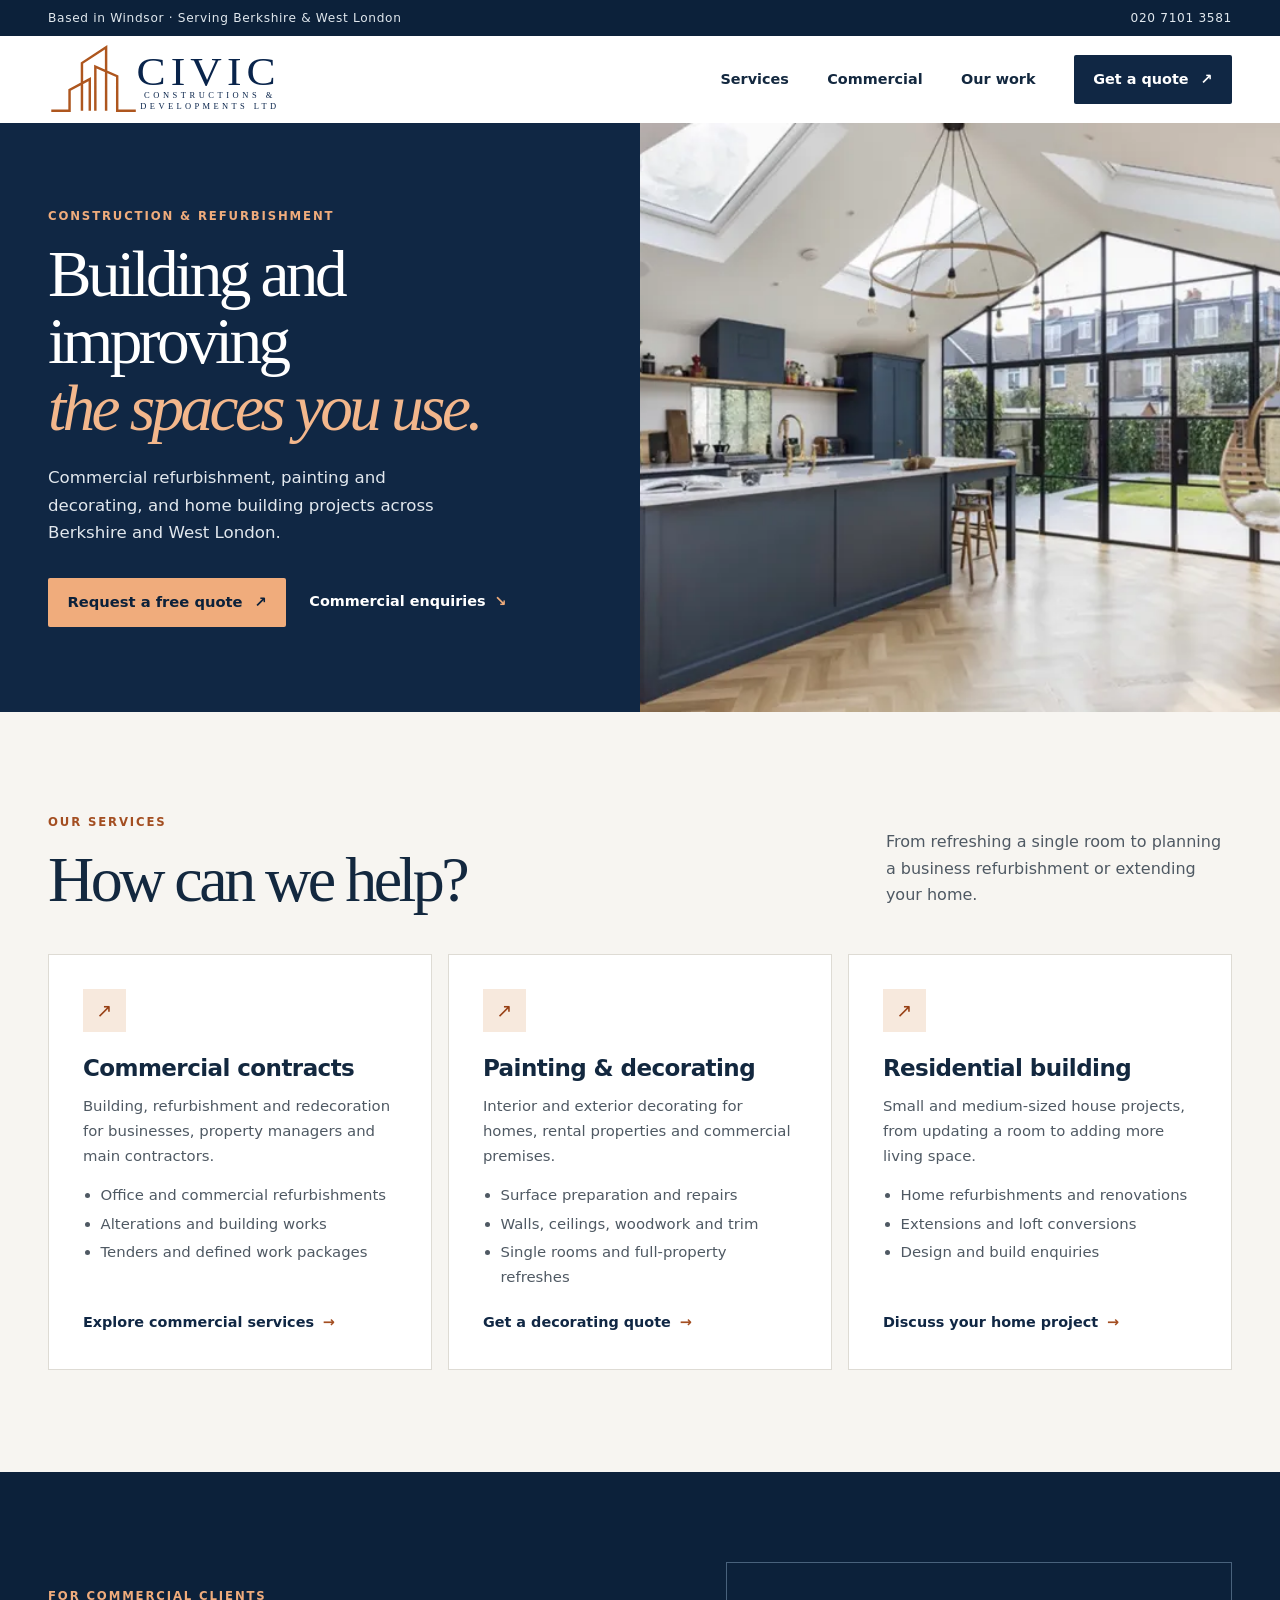
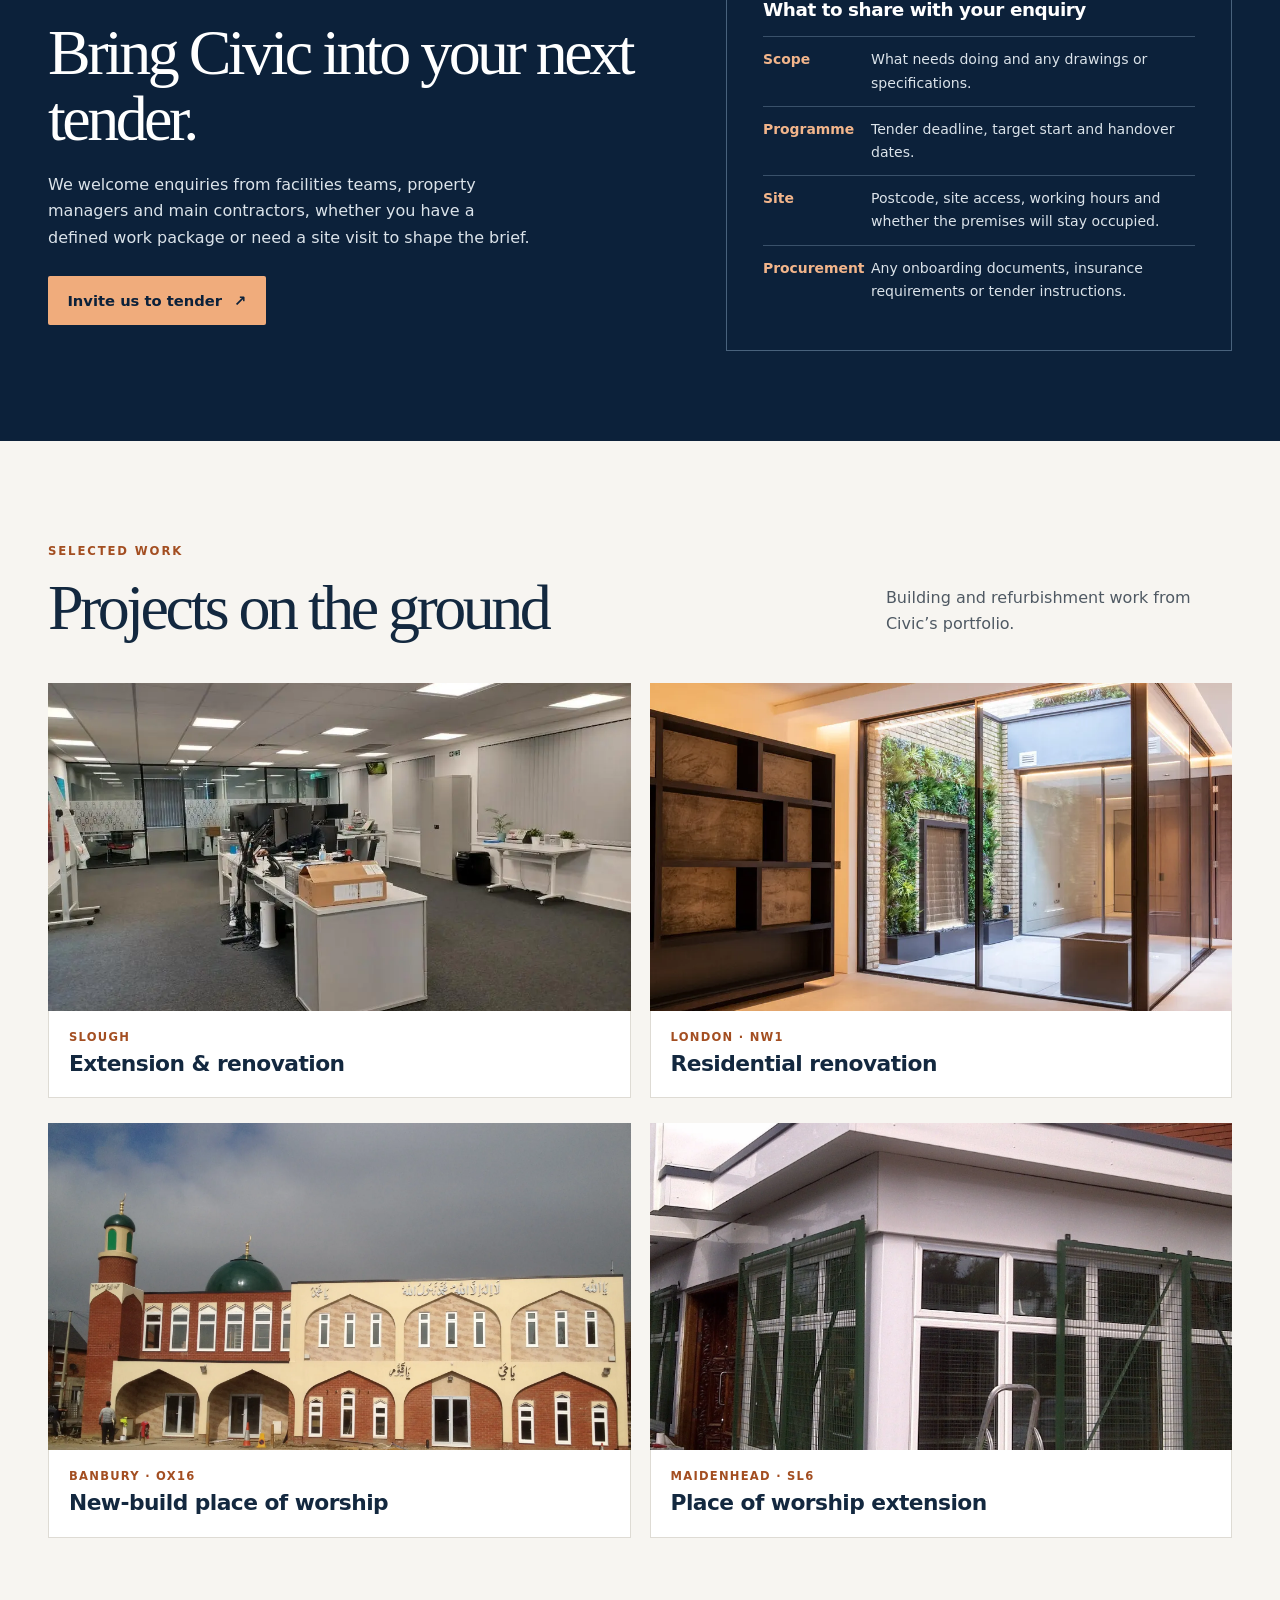
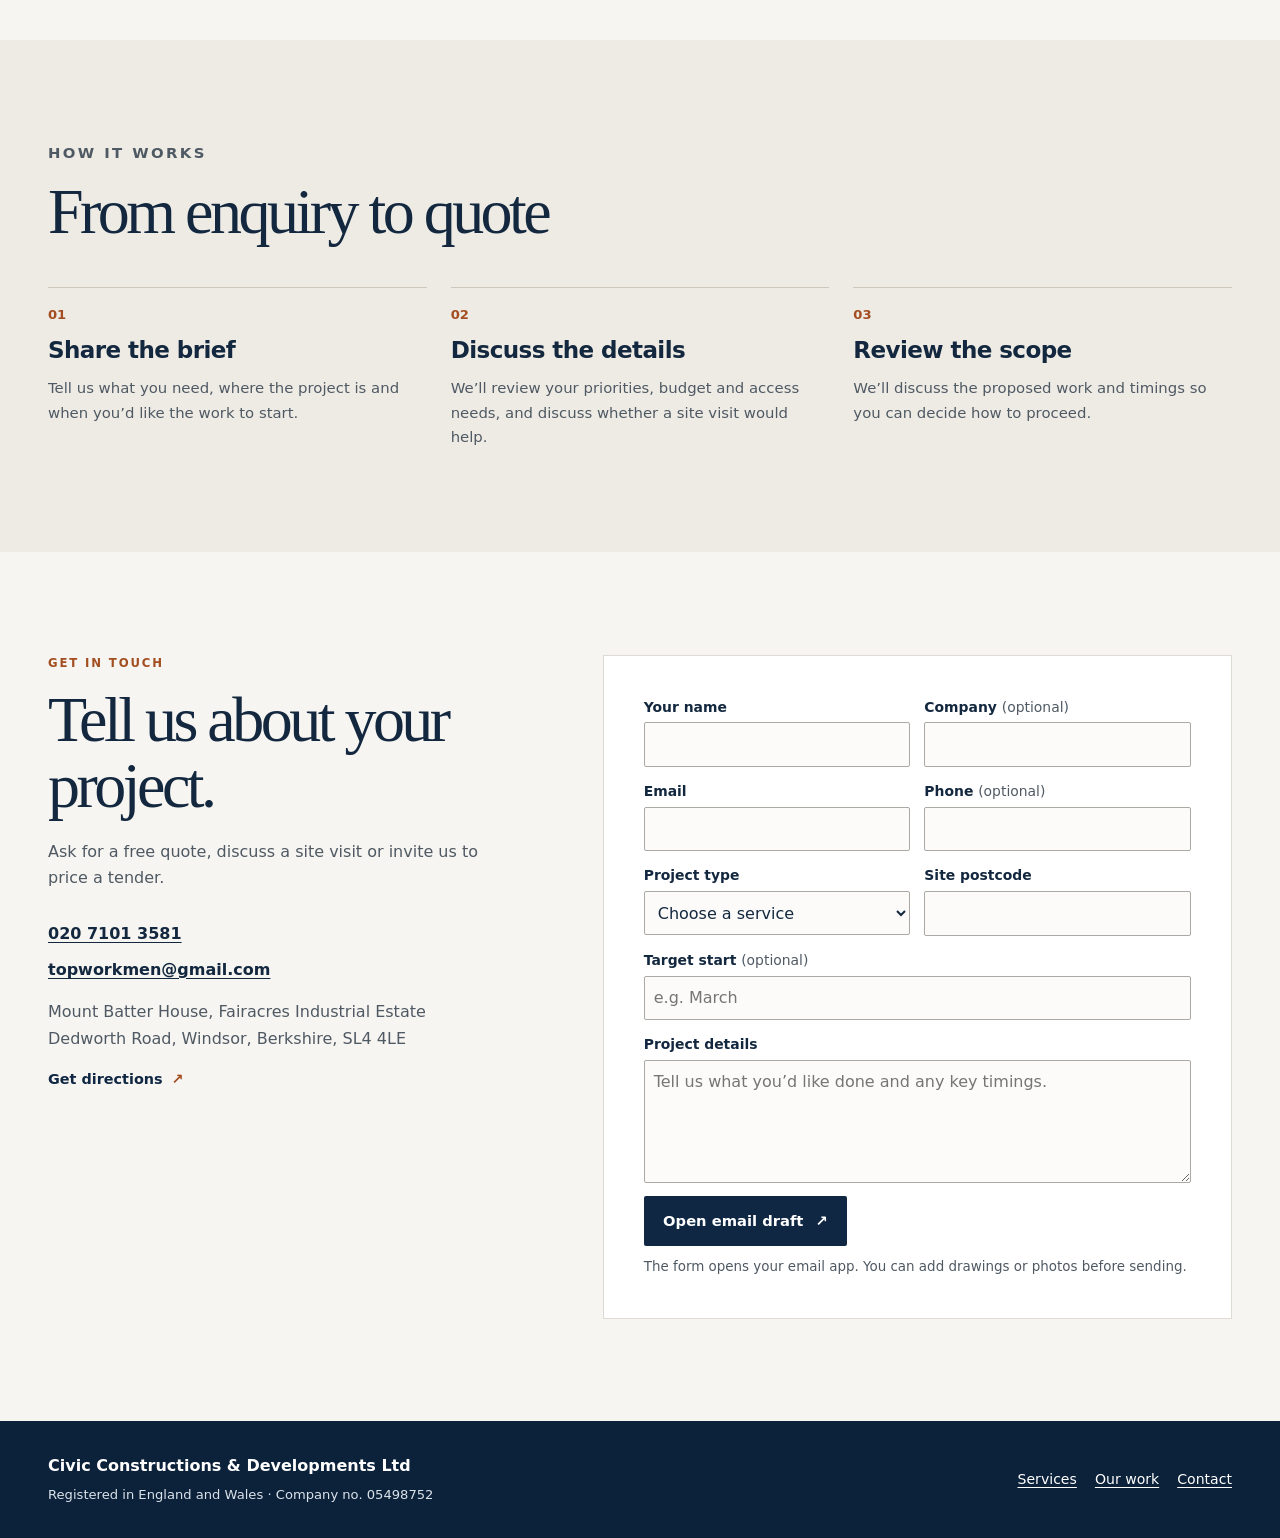
<file: index.html>
<!doctype html>
<html lang="en-GB">
<head>
  <meta charset="utf-8">
  <meta name="viewport" content="width=device-width, initial-scale=1">
  <title>Civic | Construction, Refurbishment &amp; Decorating in Berkshire</title>
  <meta name="description" content="Civic Constructions & Developments Ltd provides commercial refurbishment, painting and decorating, extensions and home renovations in Berkshire and West London.">
  <meta property="og:type" content="website">
  <meta property="og:title" content="Civic | Construction, Refurbishment &amp; Decorating">
  <meta property="og:description" content="Commercial and residential construction in Berkshire and West London. Tell us about your project or invite Civic to tender.">
  <meta name="theme-color" content="#102744">
  <link rel="icon" type="image/svg+xml" href="assets/favicon.svg">
  <link rel="stylesheet" href="assets/site.css">
  <script src="assets/site.js" defer></script>
</head>
<body>
  <a class="skip" href="#main">Skip to content</a>
  <div class="topbar">
    <div class="wrap topbar-inner">
      <span>Based in Windsor · Serving Berkshire &amp; West London</span>
      <a href="tel:+442071013581">020 7101 3581</a>
    </div>
  </div>
  <header class="site-header">
    <div class="wrap header-inner">
      <a class="brand" href="./"><img src="assets/civic-logo.svg" width="720" height="210" alt="Civic Constructions &amp; Developments Ltd"></a>
      <button type="button" class="menu" aria-expanded="false" aria-controls="site-nav" hidden>Menu <span aria-hidden="true">☰</span></button>
      <nav id="site-nav" aria-label="Main navigation">
        <a href="#services">Services</a>
        <a href="#commercial">Commercial</a>
        <a href="#projects">Our work</a>
        <a class="button button-dark" href="#enquire">Get a quote <span aria-hidden="true">↗</span></a>
      </nav>
    </div>
  </header>
  <main id="main">
    <section class="hero" aria-labelledby="hero-title">
      <div class="hero-copy">
        <div class="hero-inner">
          <p class="eyebrow">Construction &amp; refurbishment</p>
          <h1 id="hero-title">Building and improving <em>the spaces you use.</em></h1>
          <p class="hero-description">Commercial refurbishment, painting and decorating, and home building projects across Berkshire and West London.</p>
          <div class="actions">
            <a class="button button-copper" href="#enquire">Request a free quote <span aria-hidden="true">↗</span></a>
            <a class="text-link light" href="#commercial">Commercial enquiries <span aria-hidden="true">↘</span></a>
          </div>
        </div>
      </div>
      <div class="hero-image"><img src="assets/hero.webp" width="750" height="492" alt="Light-filled kitchen with a navy island, rooflights and full-height garden glazing" fetchpriority="high"></div>
    </section>
    <section class="section wrap" id="services" aria-labelledby="services-title">
      <div class="section-head">
        <div><p class="eyebrow">Our services</p><h2 id="services-title">How can we help?</h2></div>
        <p>From refreshing a single room to planning a business refurbishment or extending your home.</p>
      </div>
      <div class="service-grid">
        <article class="service">
          <span class="service-icon" aria-hidden="true">↗</span>
          <h3>Commercial contracts</h3>
          <p>Building, refurbishment and redecoration for businesses, property managers and main contractors.</p>
          <ul><li>Office and commercial refurbishments</li><li>Alterations and building works</li><li>Tenders and defined work packages</li></ul>
          <a class="text-link" href="#commercial">Explore commercial services <span aria-hidden="true">→</span></a>
        </article>
        <article class="service" id="decorating">
          <span class="service-icon" aria-hidden="true">↗</span>
          <h3>Painting &amp; decorating</h3>
          <p>Interior and exterior decorating for homes, rental properties and commercial premises.</p>
          <ul><li>Surface preparation and repairs</li><li>Walls, ceilings, woodwork and trim</li><li>Single rooms and full-property refreshes</li></ul>
          <a class="text-link" data-project="decorating" href="#enquire">Get a decorating quote <span aria-hidden="true">→</span></a>
        </article>
        <article class="service" id="residential">
          <span class="service-icon" aria-hidden="true">↗</span>
          <h3>Residential building</h3>
          <p>Small and medium-sized house projects, from updating a room to adding more living space.</p>
          <ul><li>Home refurbishments and renovations</li><li>Extensions and loft conversions</li><li>Design and build enquiries</li></ul>
          <a class="text-link" data-project="residential" href="#enquire">Discuss your home project <span aria-hidden="true">→</span></a>
        </article>
      </div>
    </section>
    <section class="commercial" id="commercial" aria-labelledby="commercial-title">
      <div class="wrap commercial-grid">
        <div>
          <p class="eyebrow">For commercial clients</p>
          <h2 id="commercial-title">Bring Civic into your next tender.</h2>
          <p>We welcome enquiries from facilities teams, property managers and main contractors, whether you have a defined work package or need a site visit to shape the brief.</p>
          <a class="button button-copper" data-project="commercial" href="#enquire">Invite us to tender <span aria-hidden="true">↗</span></a>
        </div>
        <div class="tender">
          <h3>What to share with your enquiry</h3>
          <dl>
            <div><dt>Scope</dt><dd>What needs doing and any drawings or specifications.</dd></div>
            <div><dt>Programme</dt><dd>Tender deadline, target start and handover dates.</dd></div>
            <div><dt>Site</dt><dd>Postcode, site access, working hours and whether the premises will stay occupied.</dd></div>
            <div><dt>Procurement</dt><dd>Any onboarding documents, insurance requirements or tender instructions.</dd></div>
          </dl>
        </div>
      </div>
    </section>
    <section class="section wrap" id="projects" aria-labelledby="projects-title">
      <div class="section-head">
        <div><p class="eyebrow">Selected work</p><h2 id="projects-title">Projects on the ground</h2></div>
        <p>Building and refurbishment work from Civic’s portfolio.</p>
      </div>
      <div class="project-grid">
        <figure class="project">
          <a href="assets/slough.webp" aria-label="View the Slough project photo"><img src="assets/slough.webp" alt="Refurbished office with open-plan desks and a glazed meeting room" width="1024" height="768" loading="lazy"></a>
          <figcaption><p class="project-place">Slough</p><h3>Extension &amp; renovation</h3></figcaption>
        </figure>
        <figure class="project">
          <a href="assets/london.webp" aria-label="View the London project photo"><img src="assets/london.webp" alt="Renovated interior with built-in shelving and a glazed courtyard" width="1000" height="667" loading="lazy"></a>
          <figcaption><p class="project-place">London · NW1</p><h3>Residential renovation</h3></figcaption>
        </figure>
        <figure class="project">
          <a href="assets/banbury.webp" aria-label="View the Banbury project photo"><img src="assets/banbury.webp" alt="New-build place of worship with a brick façade, arches and a green dome" width="2000" height="1180" loading="lazy"></a>
          <figcaption><p class="project-place">Banbury · OX16</p><h3>New-build place of worship</h3></figcaption>
        </figure>
        <figure class="project">
          <a href="assets/maidenhead.webp" aria-label="View the Maidenhead project photo"><img src="assets/maidenhead.webp" alt="Brick and glazed extension to a place of worship" width="1758" height="1939" loading="lazy"></a>
          <figcaption><p class="project-place">Maidenhead · SL6</p><h3>Place of worship extension</h3></figcaption>
        </figure>
      </div>
    </section>
    <section class="process" aria-labelledby="process-title">
      <div class="wrap section">
        <div class="section-head"><div><p class="eyebrow">How it works</p><h2 id="process-title">From enquiry to quote</h2></div></div>
        <ol class="process-grid">
          <li><h3>Share the brief</h3><p>Tell us what you need, where the project is and when you’d like the work to start.</p></li>
          <li><h3>Discuss the details</h3><p>We’ll review your priorities, budget and access needs, and discuss whether a site visit would help.</p></li>
          <li><h3>Review the scope</h3><p>We’ll discuss the proposed work and timings so you can decide how to proceed.</p></li>
        </ol>
      </div>
    </section>
    <section class="wrap section contact-grid" id="enquire" aria-labelledby="enquire-title">
      <div>
        <p class="eyebrow">Get in touch</p>
        <h2 id="enquire-title">Tell us about your project.</h2>
        <p>Ask for a free quote, discuss a site visit or invite us to price a tender.</p>
        <address>
          <a href="tel:+442071013581">020 7101 3581</a>
          <a href="mailto:topworkmen@gmail.com">topworkmen@gmail.com</a>
          <span>Mount Batter House, Fairacres Industrial Estate<br>Dedworth Road, Windsor, Berkshire, SL4 4LE</span>
          <a class="text-link" href="https://maps.app.goo.gl/FCMs6wXdUuM83oS79">Get directions <span aria-hidden="true">↗</span></a>
        </address>
      </div>
      <div class="enquiry-panel">
        <form id="quote-form" hidden>
          <div class="field-row">
            <label>Your name<input name="name" autocomplete="name" maxlength="100" required></label>
            <label>Company <span>(optional)</span><input name="company" autocomplete="organization" maxlength="120"></label>
          </div>
          <div class="field-row">
            <label>Email<input name="email" type="email" autocomplete="email" maxlength="150" required></label>
            <label>Phone <span>(optional)</span><input name="phone" type="tel" autocomplete="tel" maxlength="35"></label>
          </div>
          <div class="field-row">
            <label>Project type<select name="type" id="project-type" required>
              <option value="">Choose a service</option>
              <option value="commercial">Commercial / tender</option>
              <option value="decorating">Painting &amp; decorating</option>
              <option value="residential">Residential building</option>
              <option value="other">Other enquiry</option>
            </select></label>
            <label>Site postcode<input name="postcode" maxlength="12" required></label>
          </div>
          <label id="timing-label">Target start <span>(optional)</span><input name="deadline" maxlength="70" placeholder="e.g. March"></label>
          <label>Project details<textarea name="details" id="project-details" rows="4" maxlength="1200" required placeholder="Tell us what you’d like done and any key timings."></textarea></label>
          <button class="button button-dark" type="submit">Open email draft <span aria-hidden="true">↗</span></button>
          <p class="form-note">The form opens your email app. You can add drawings or photos before sending.</p>
          <div id="draft-fallback" hidden>
            <label>Email draft<textarea id="draft-text" rows="5" readonly></textarea></label>
            <button class="button button-outline" type="button" id="copy-draft">Copy email draft</button>
            <p class="form-note" id="draft-status" role="status"></p>
          </div>
        </form>
        <noscript><p><a class="button button-dark" href="mailto:topworkmen@gmail.com?subject=Civic%20project%20enquiry">Email your enquiry ↗</a></p><p>Include your project type, site postcode, scope and target dates.</p></noscript>
      </div>
    </section>
  </main>
  <footer class="site-footer">
    <div class="wrap footer-inner">
      <div><strong>Civic Constructions &amp; Developments Ltd</strong><p>Registered in England and Wales · Company no. 05498752</p></div>
      <nav aria-label="Footer navigation"><a href="#services">Services</a><a href="#projects">Our work</a><a href="#enquire">Contact</a></nav>
    </div>
  </footer>
</body>
</html>
</file>
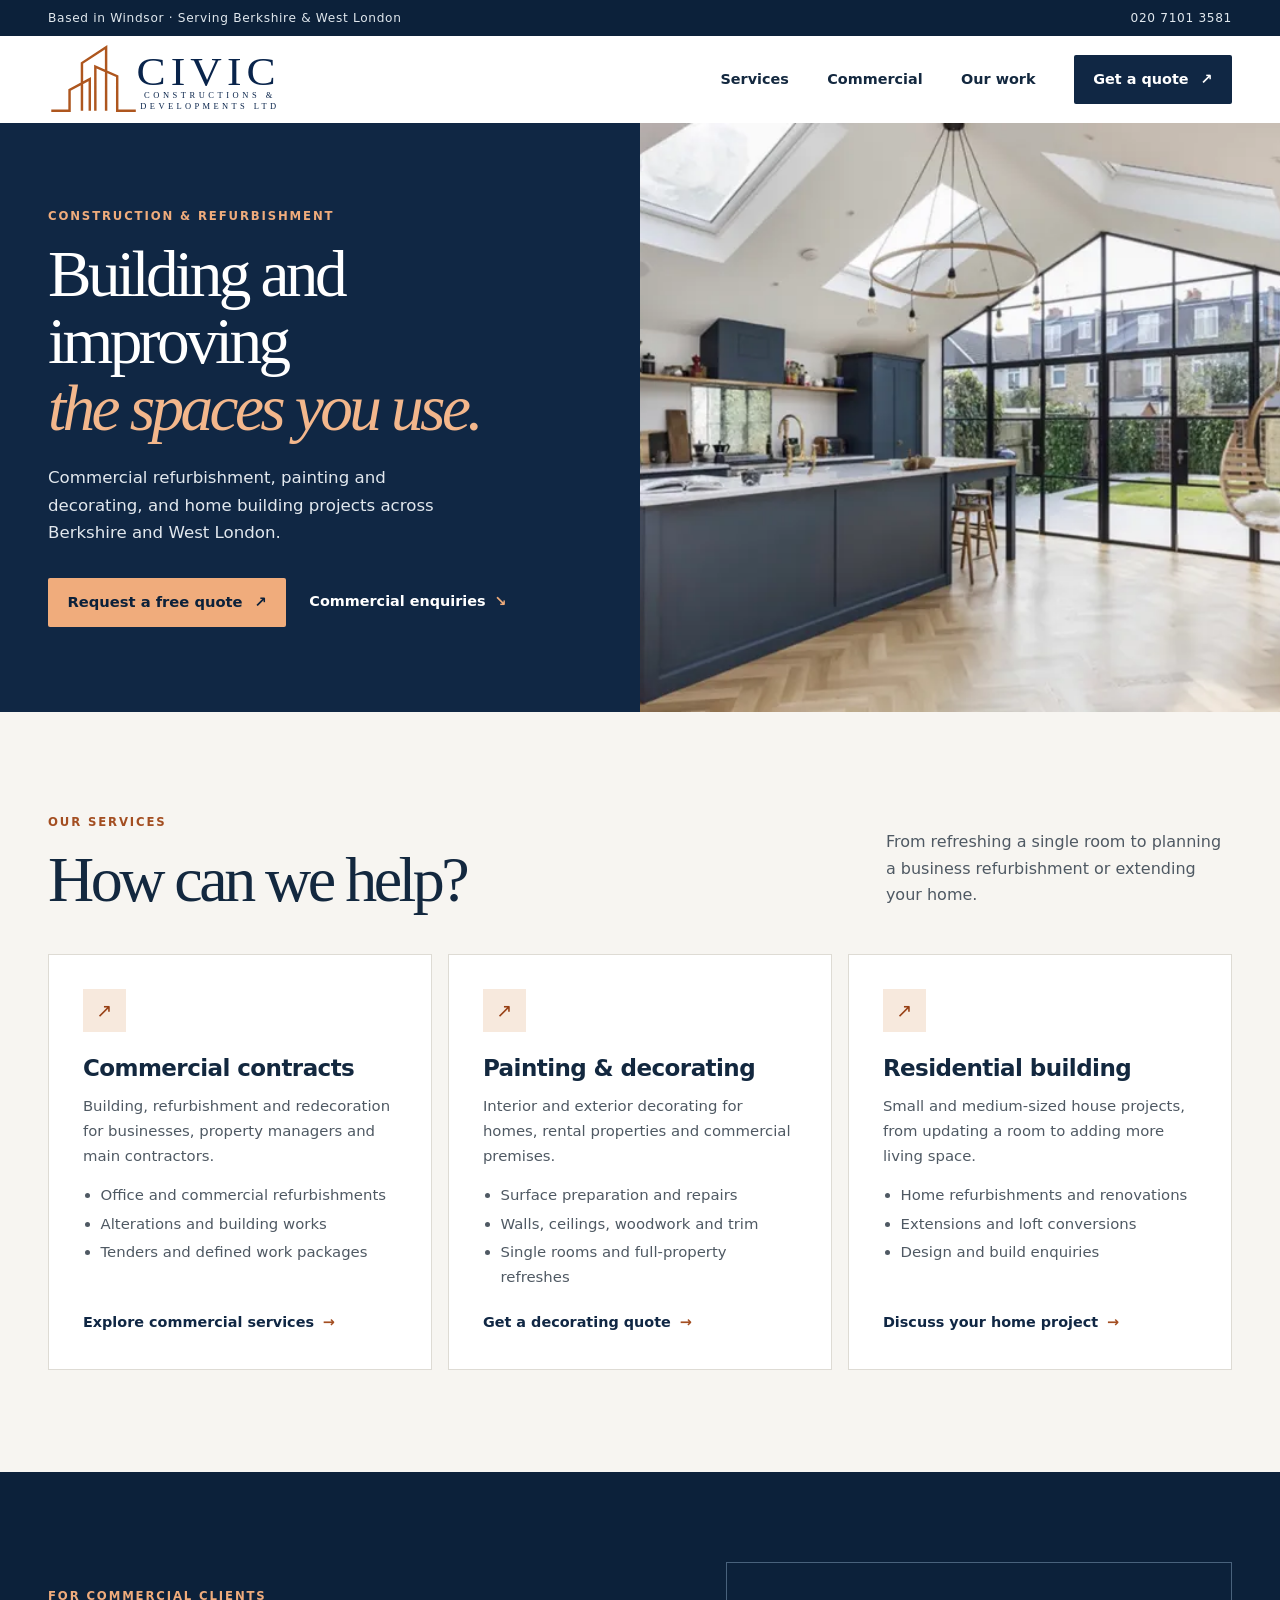
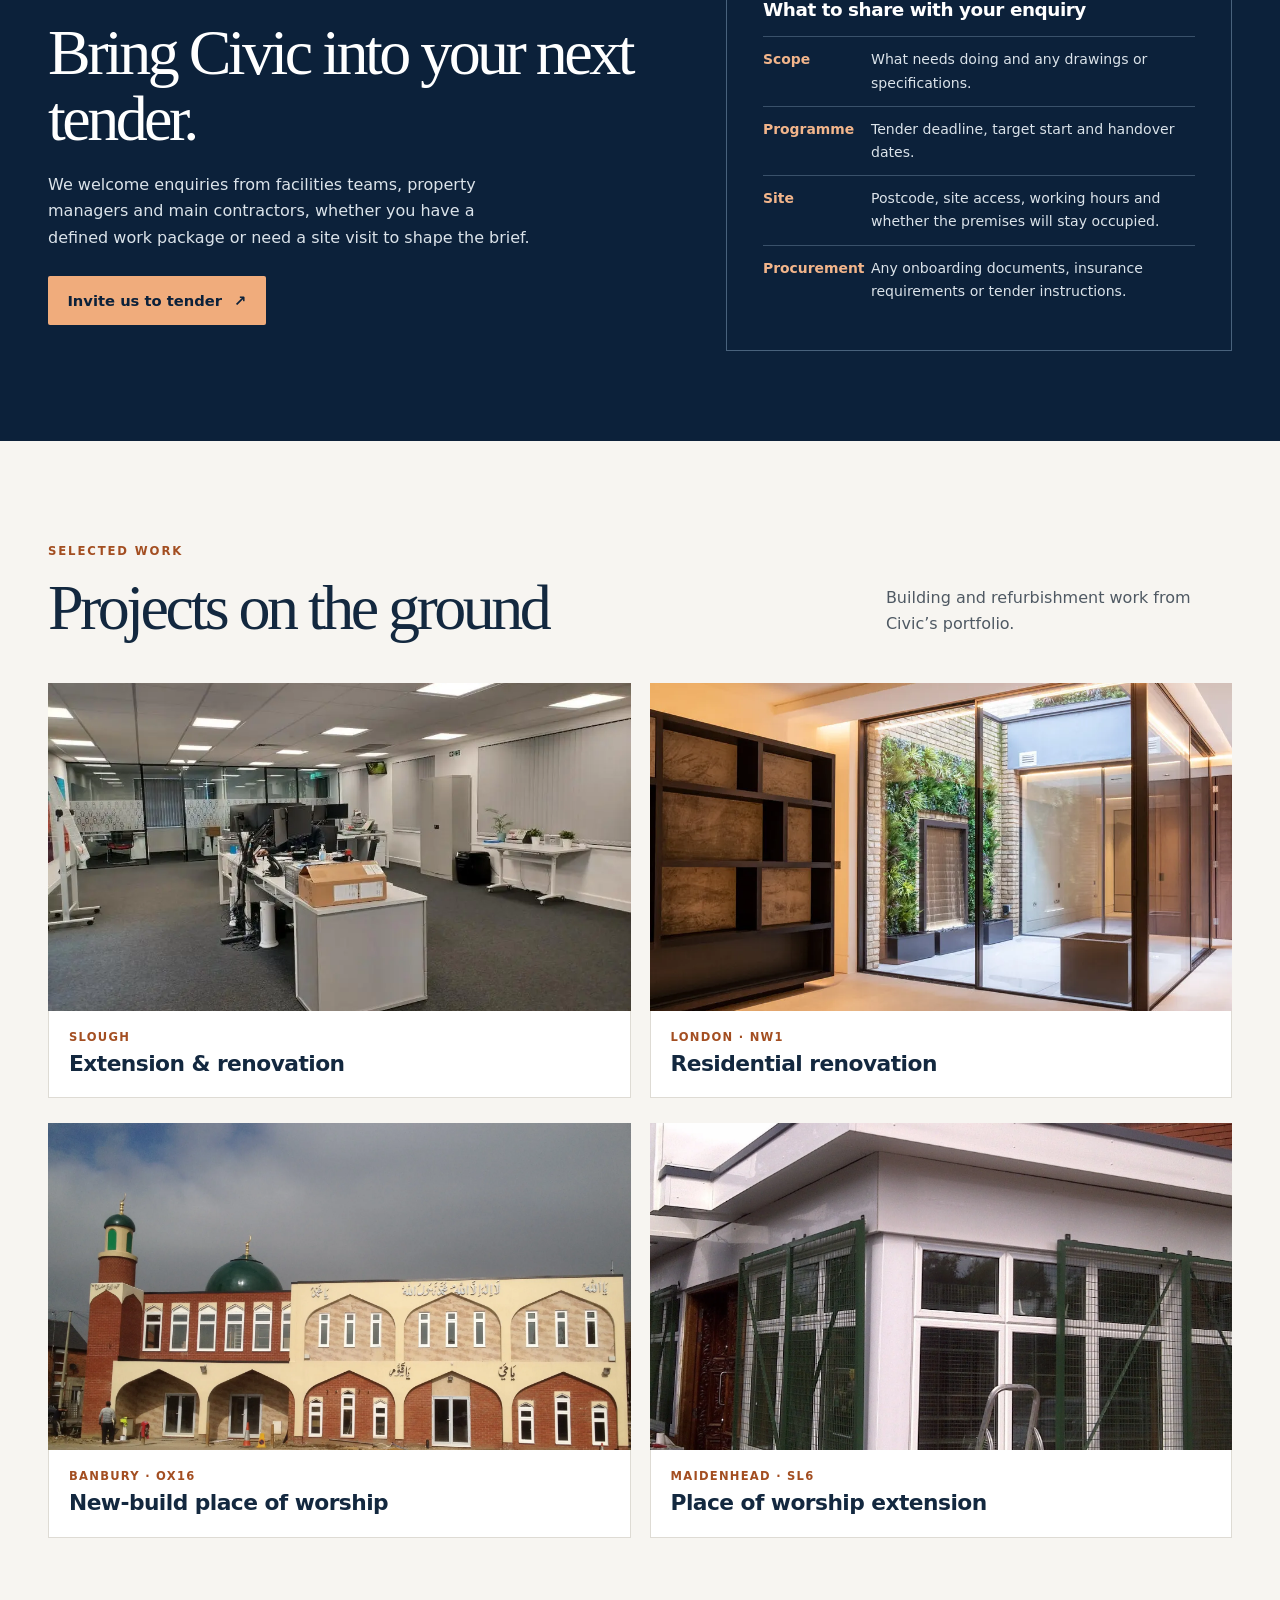
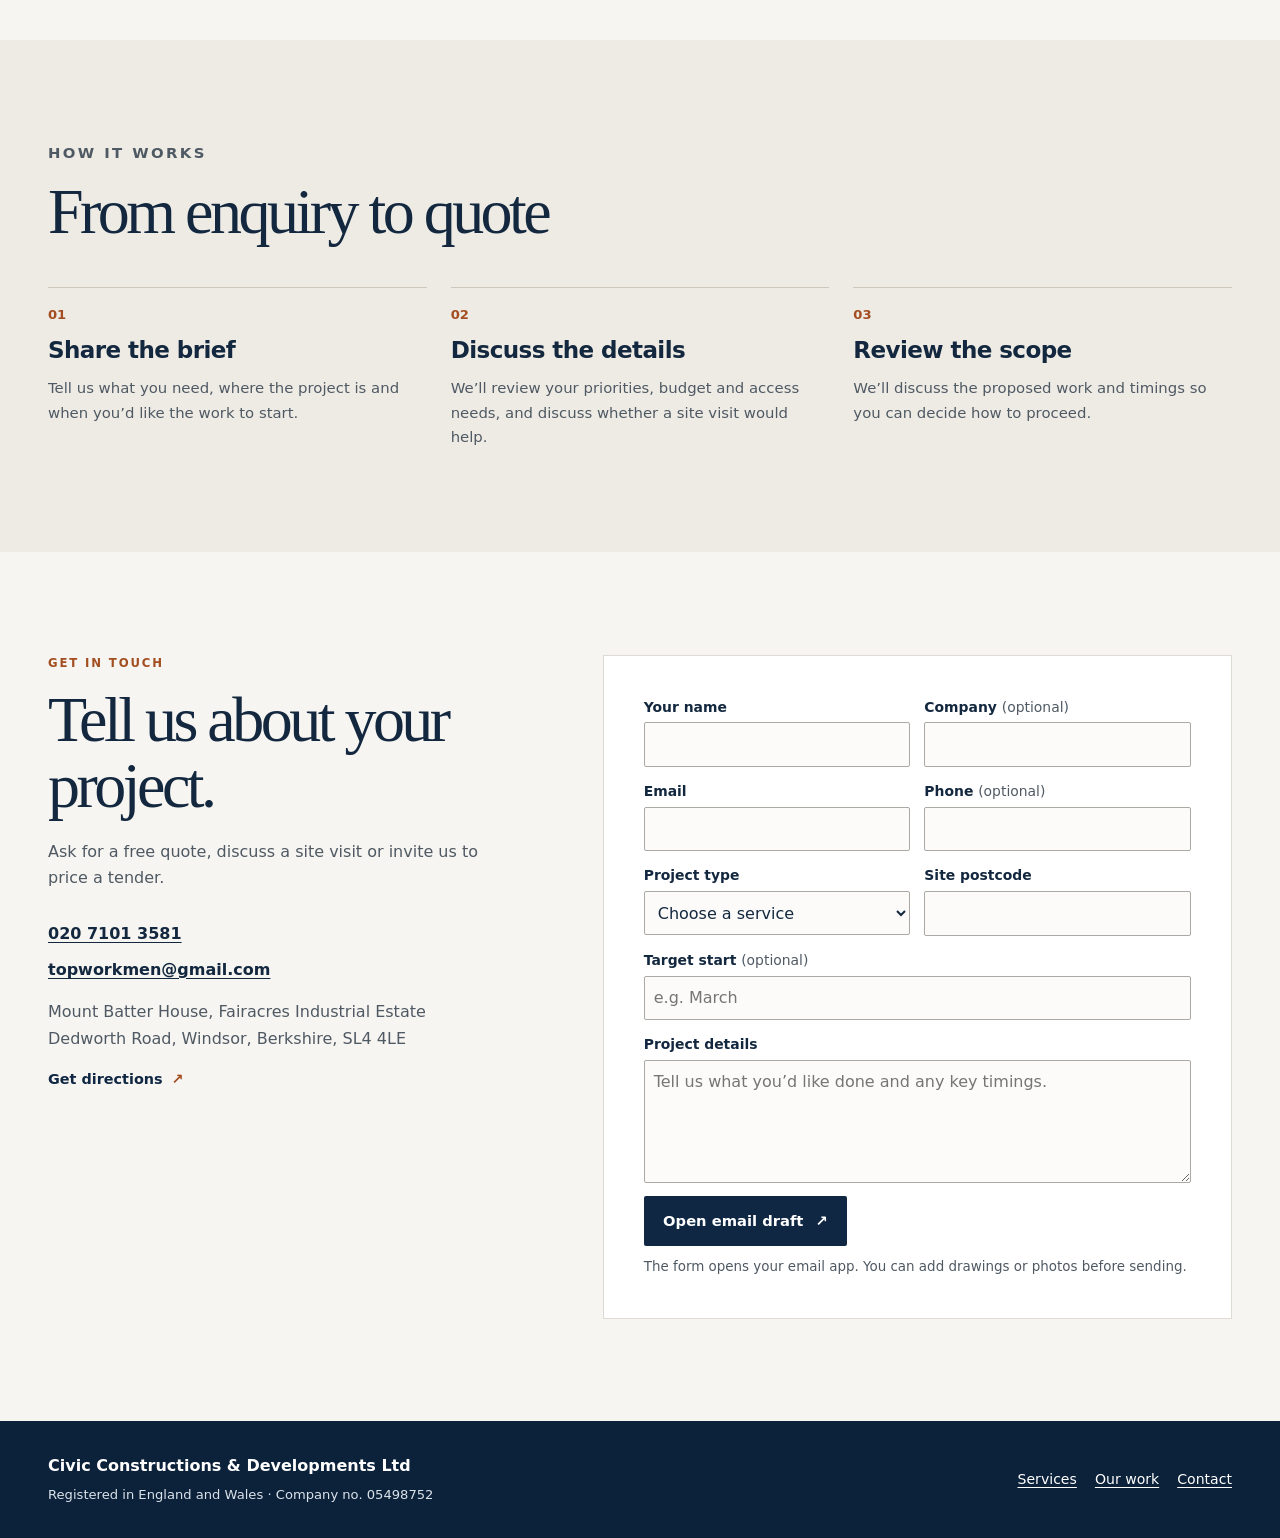
<file: commercial-projects/index.html>
<!doctype html>
<html lang="en-GB">
<head>
  <meta charset="utf-8">
  <meta name="viewport" content="width=device-width, initial-scale=1">
  <meta http-equiv="refresh" content="0;url=../#projects">
  <title>Civic Constructions &amp; Developments Ltd</title>
</head>
<body><p><a href="../#projects">Continue to Civic</a></p></body>
</html>
</file>
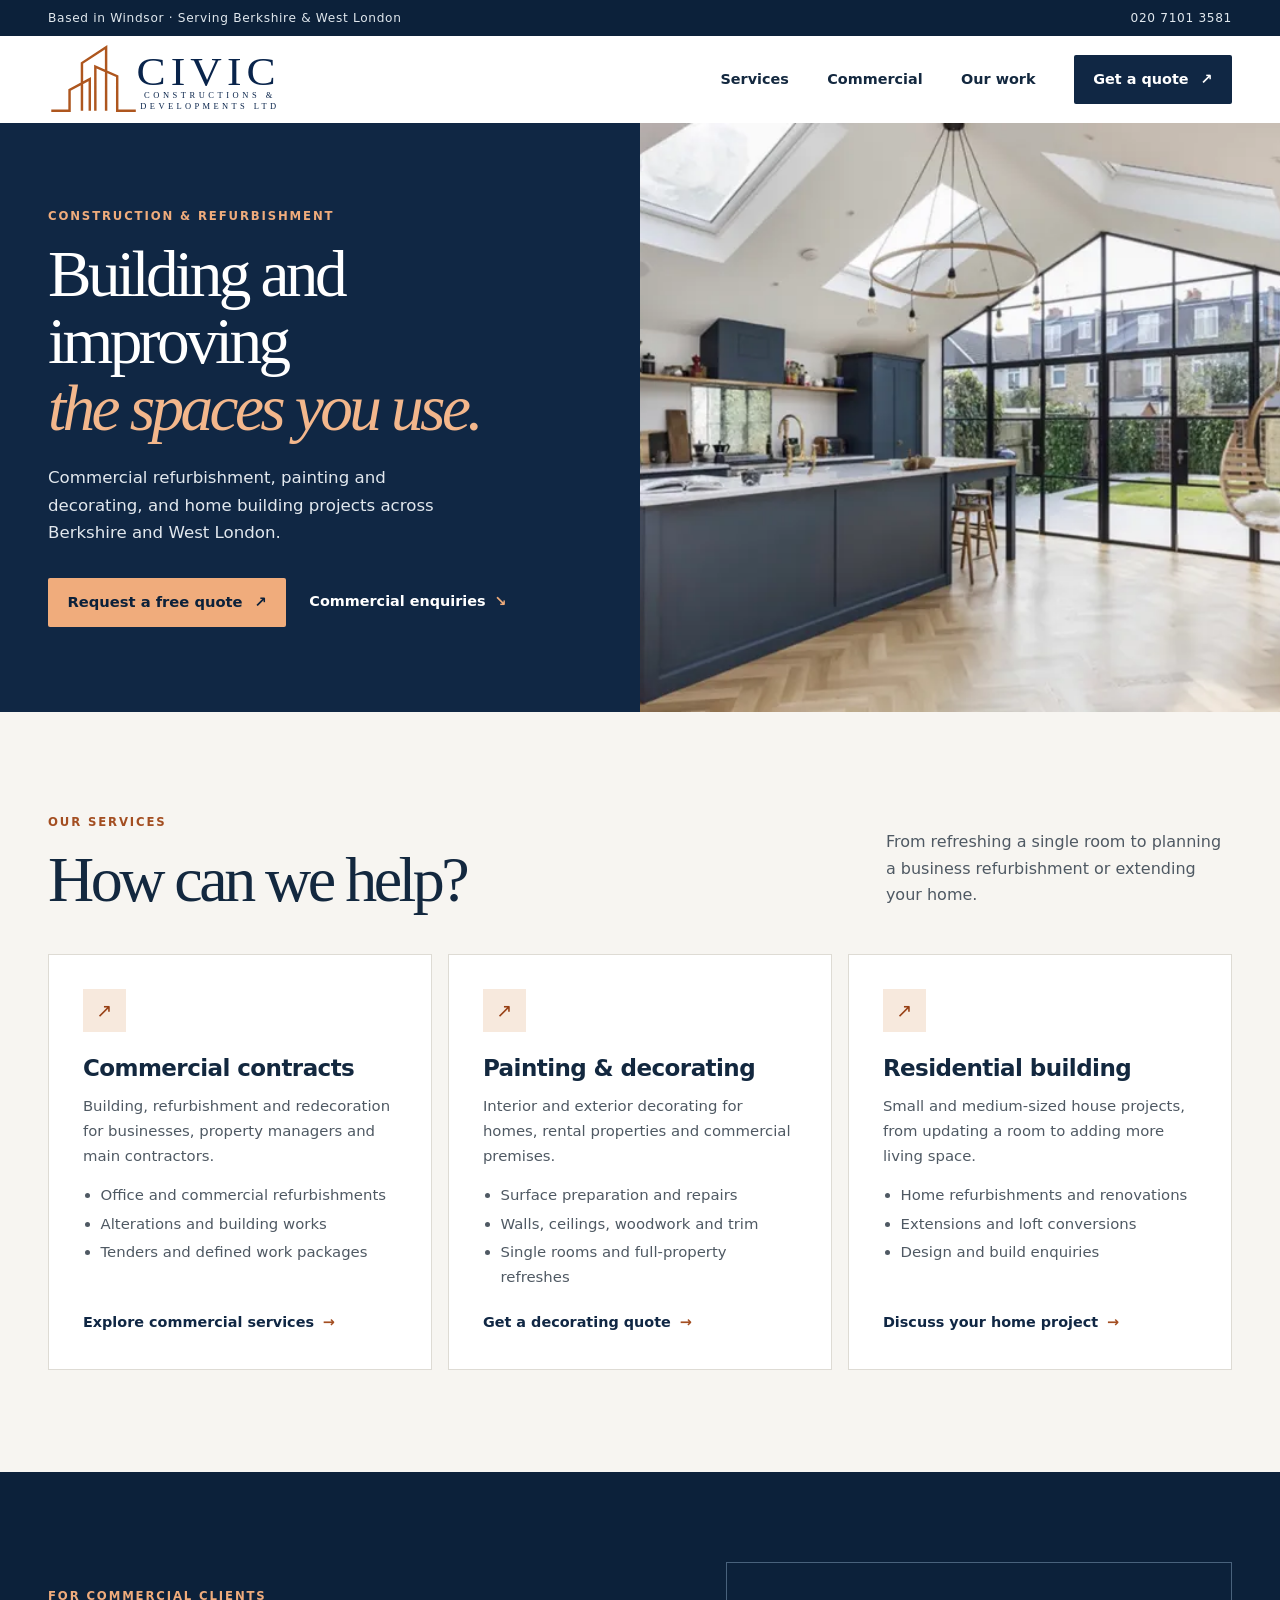
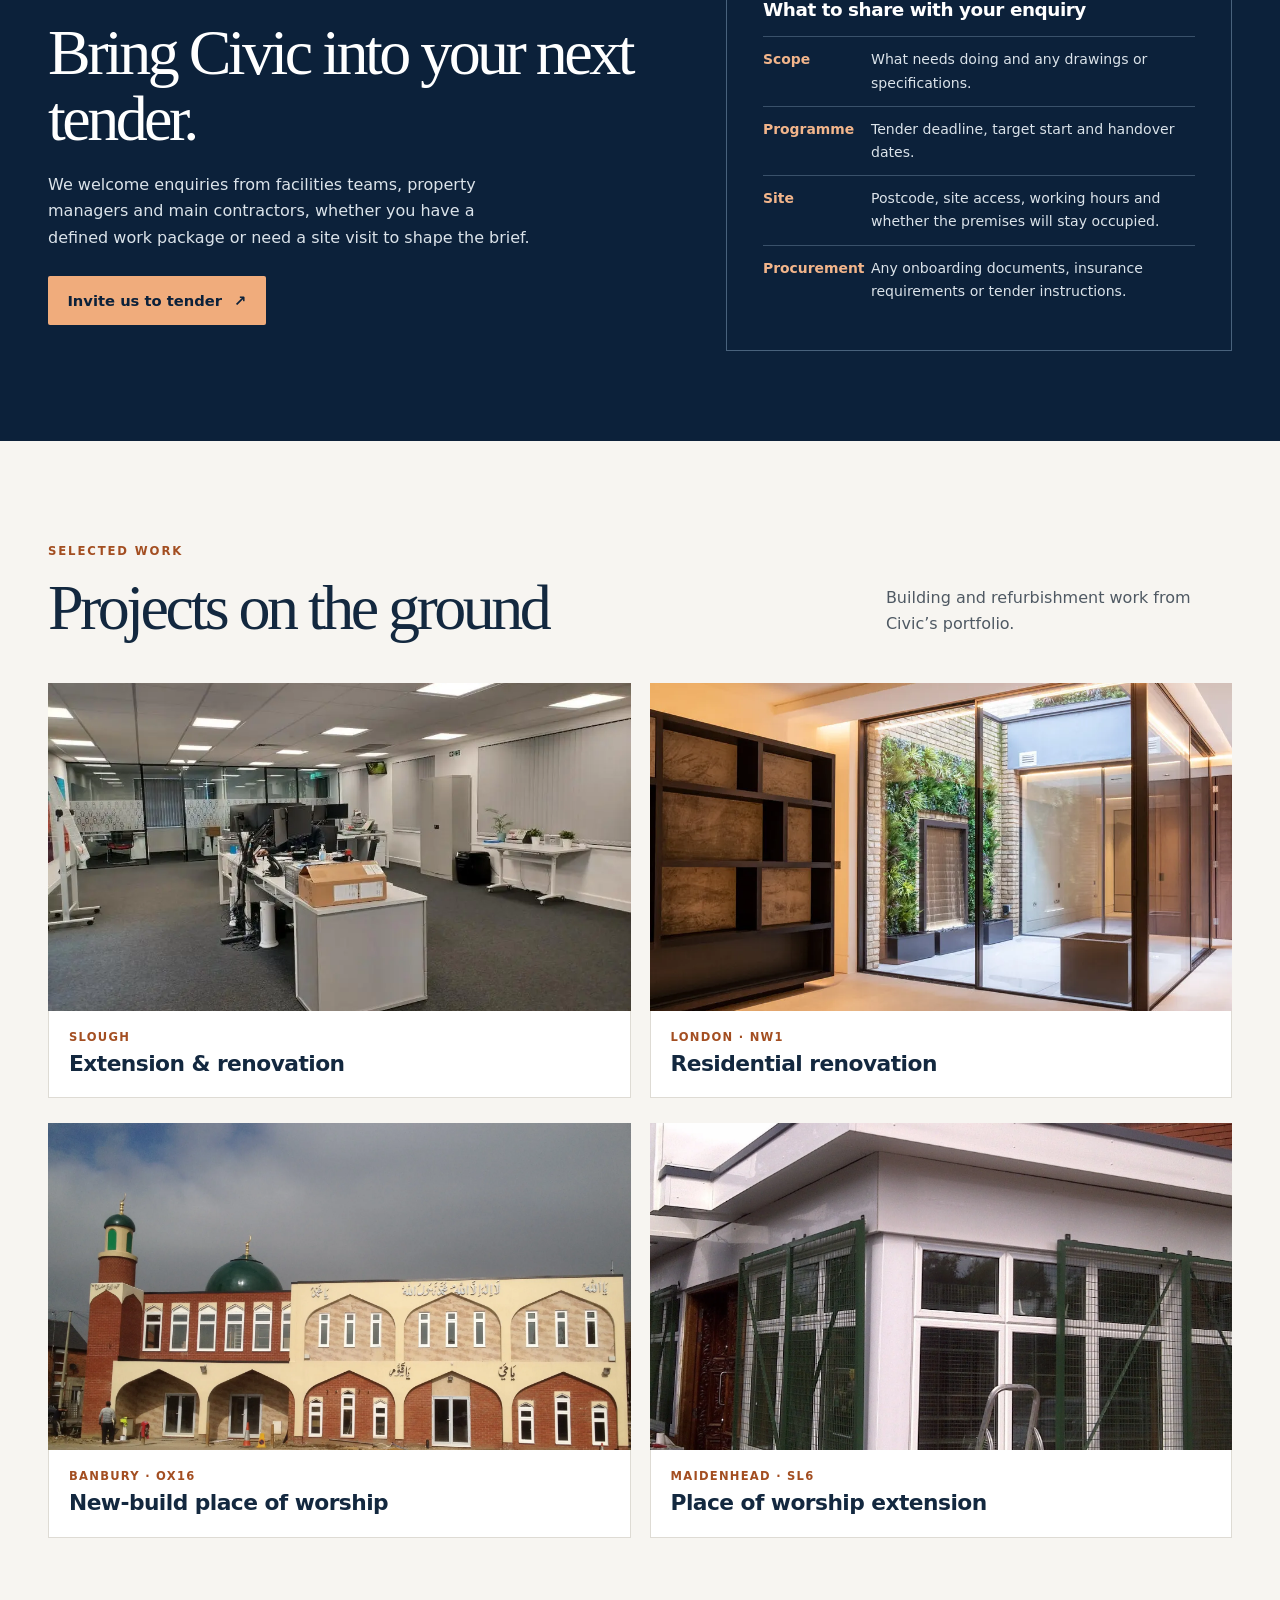
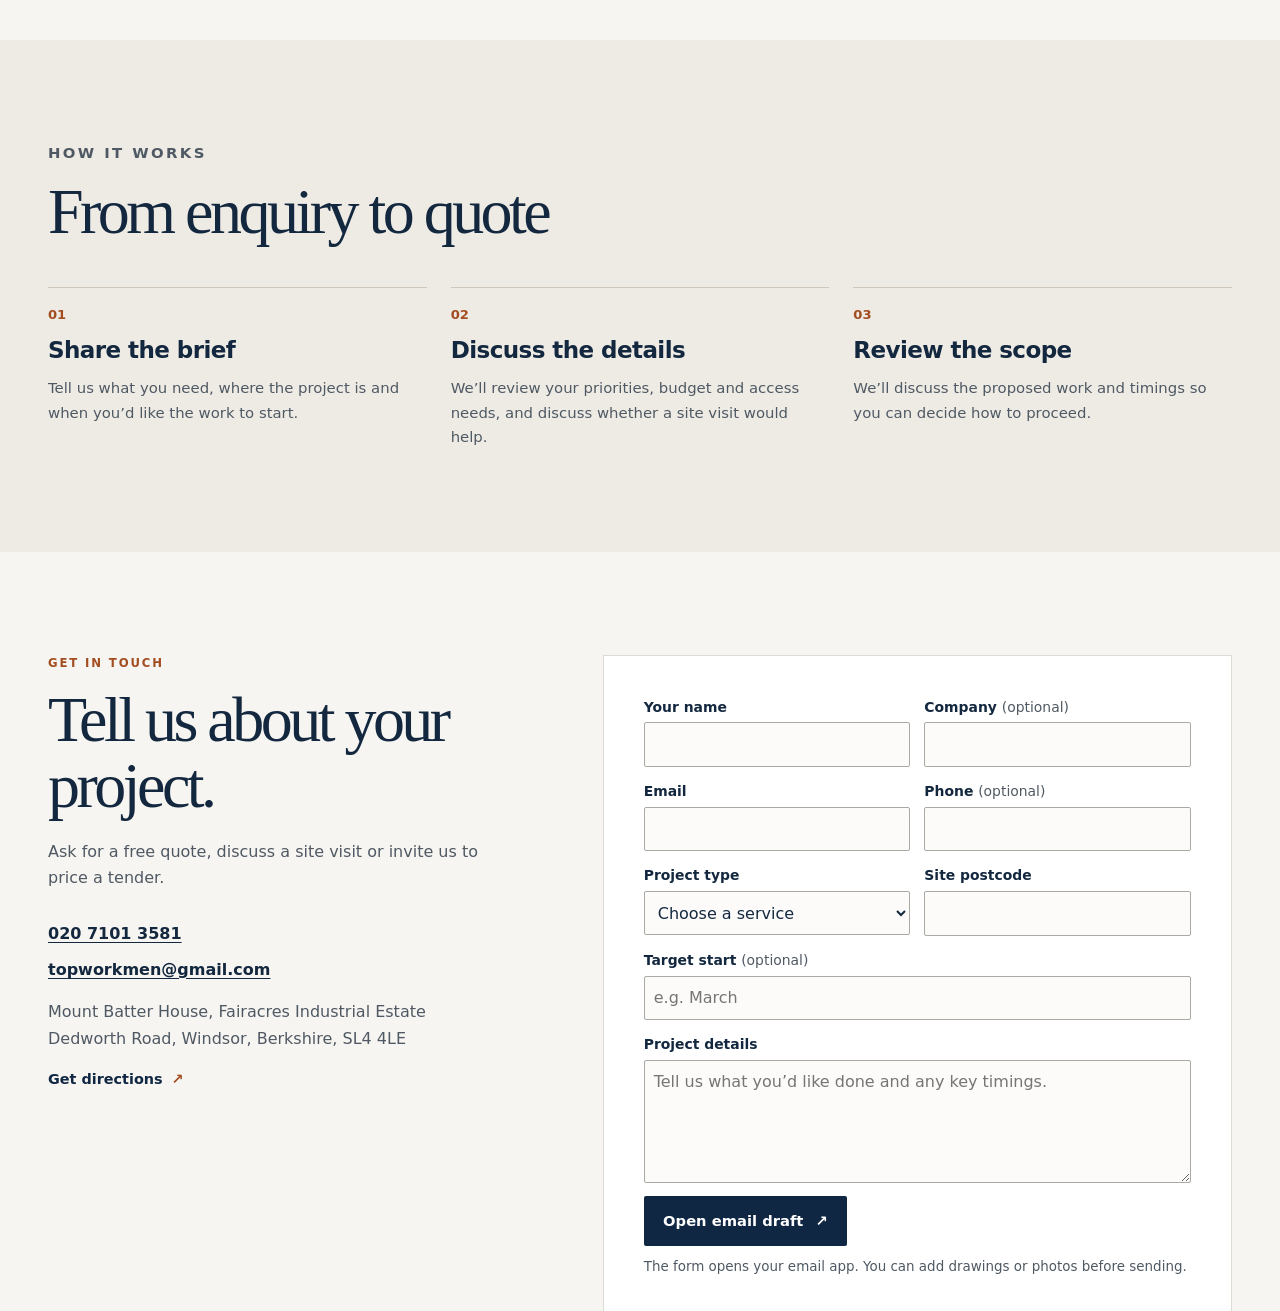
<file: contact-us/index.html>
<!doctype html>
<html lang="en-GB">
<head>
  <meta charset="utf-8">
  <meta name="viewport" content="width=device-width, initial-scale=1">
  <meta http-equiv="refresh" content="0;url=../#enquire">
  <title>Civic Constructions &amp; Developments Ltd</title>
</head>
<body><p><a href="../#enquire">Continue to Civic</a></p></body>
</html>
</file>
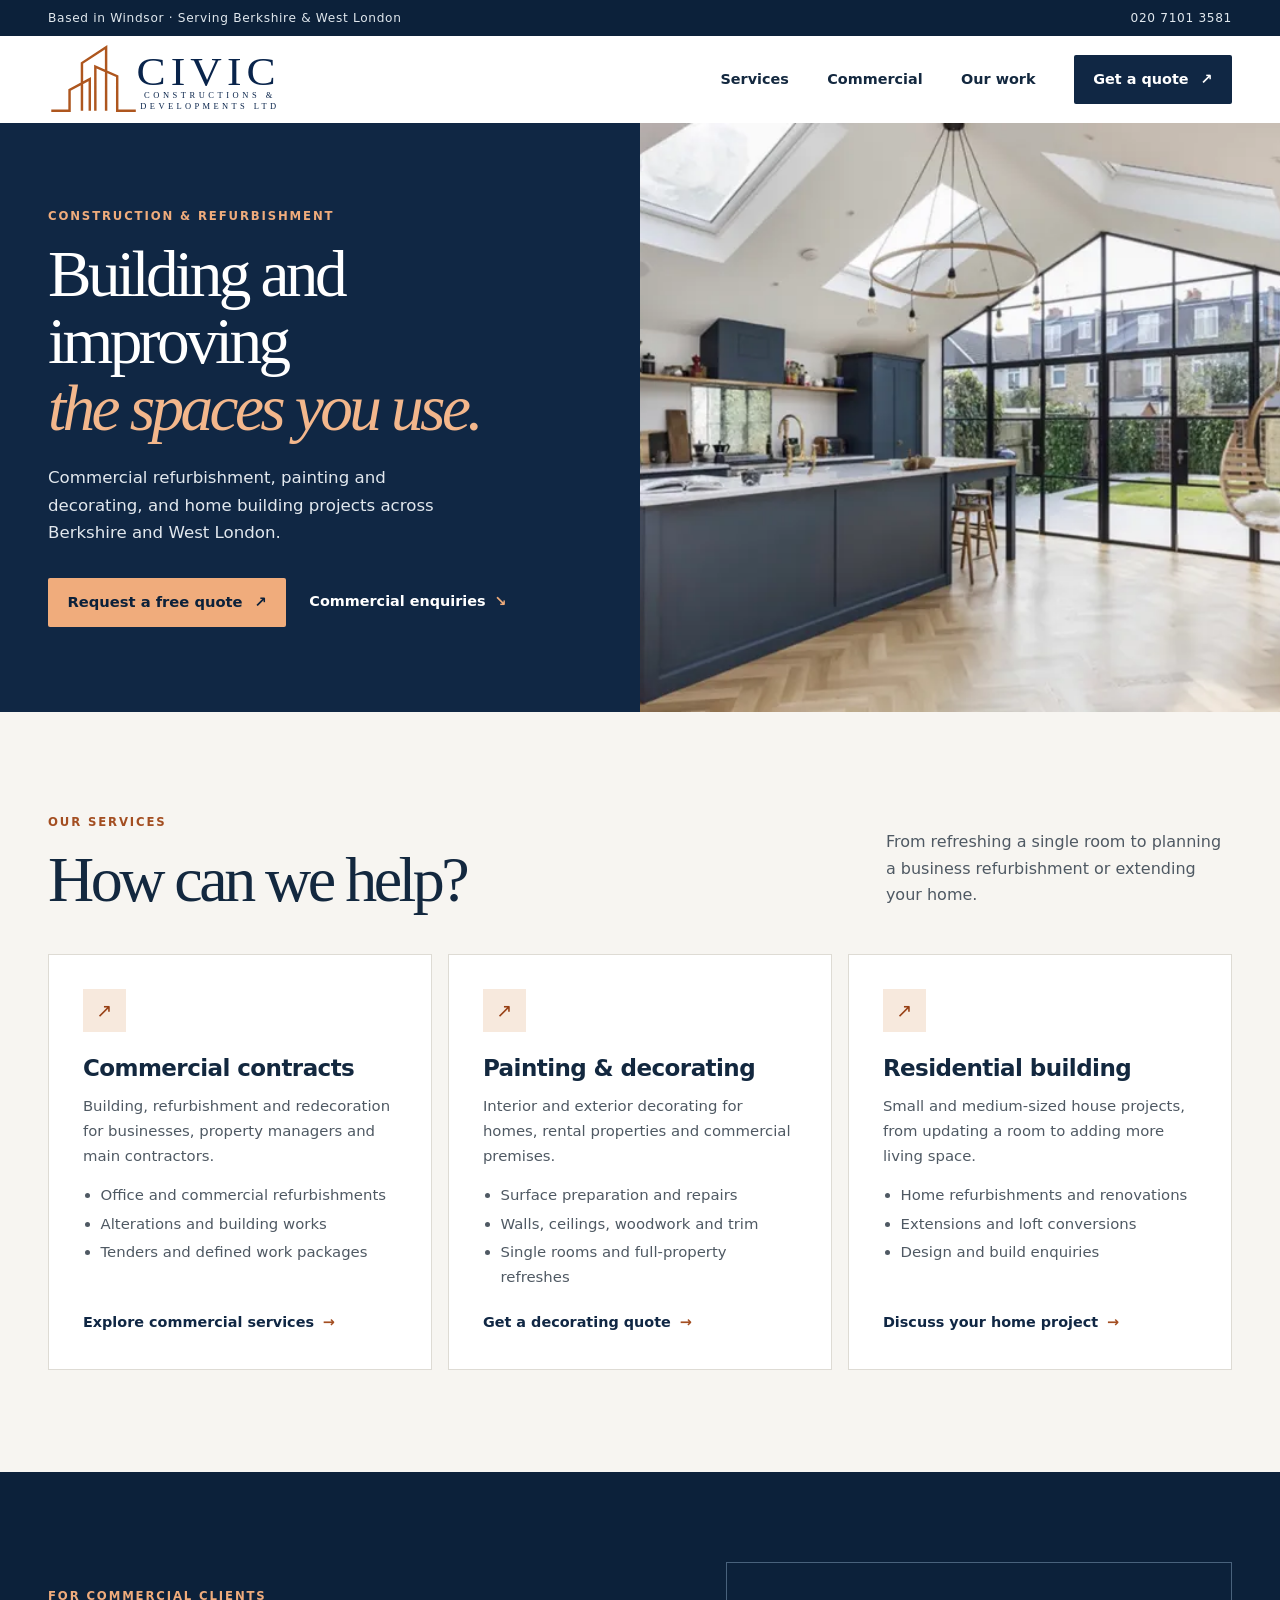
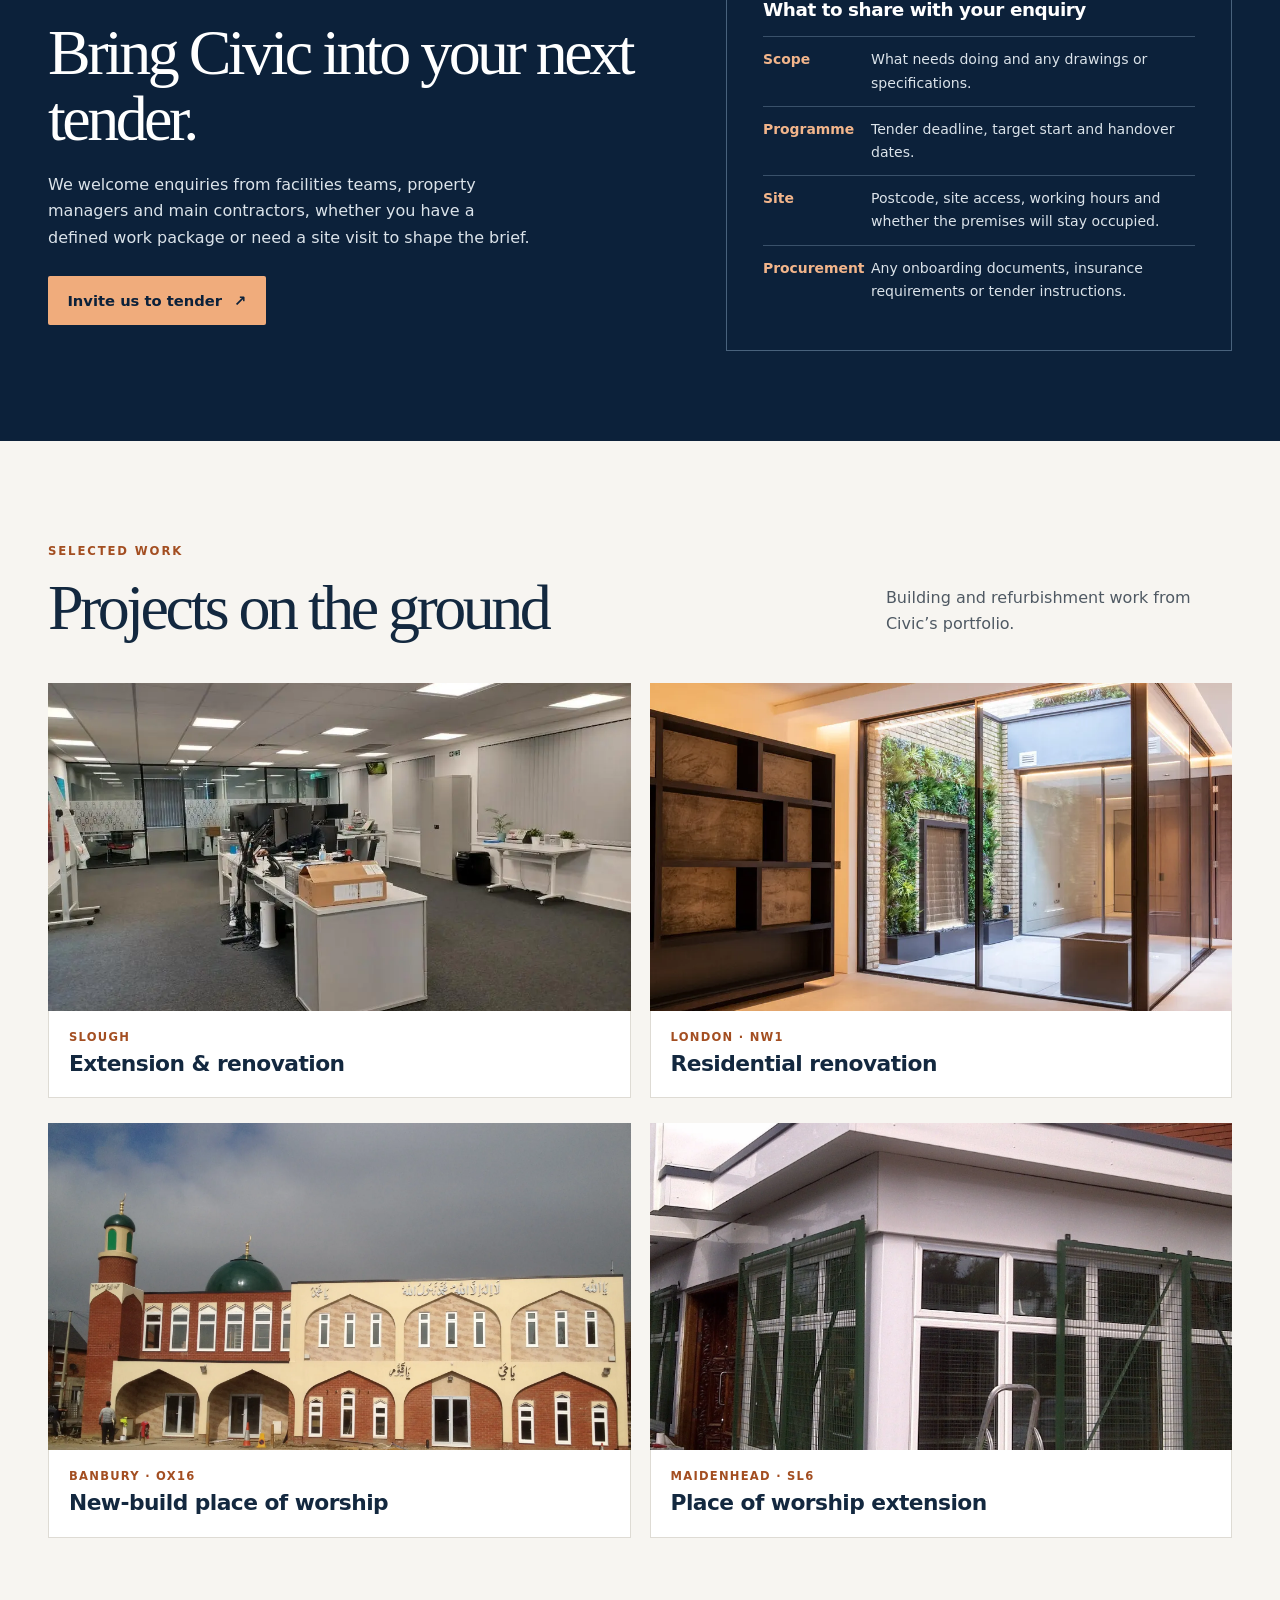
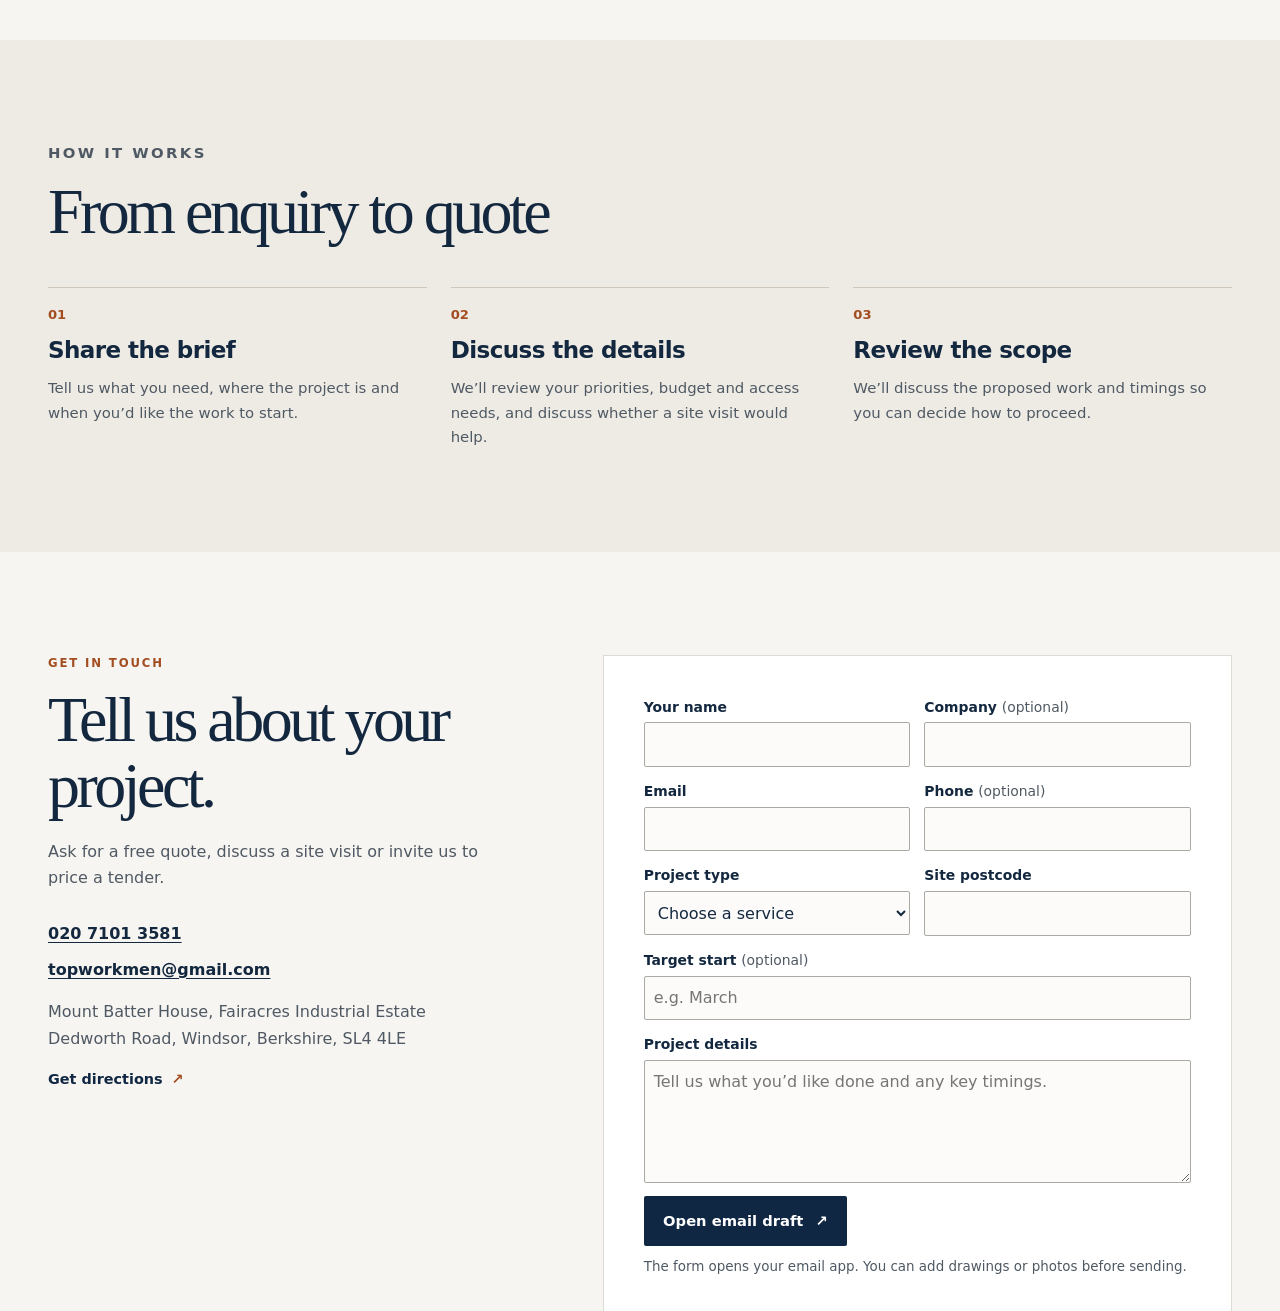
<file: extensions/index.html>
<!doctype html>
<html lang="en-GB">
<head>
  <meta charset="utf-8">
  <meta name="viewport" content="width=device-width, initial-scale=1">
  <meta http-equiv="refresh" content="0;url=../#residential">
  <title>Civic Constructions &amp; Developments Ltd</title>
</head>
<body><p><a href="../#residential">Continue to Civic</a></p></body>
</html>
</file>
<file: assets/site.css>
:root {
  --navy: #102744;
  --deep: #0c213a;
  --ink: #13283f;
  --muted: #4f5963;
  --sand: #f7f5f1;
  --line: #dedbd4;
  --copper: #a34e21;
  --light-copper: #f0ac7c;
  --white: #fff;
  --wrap: 1240px;
  color-scheme: light;
}
* { box-sizing: border-box; }
[hidden] { display: none !important; }
html { scroll-behavior: smooth; }
body { margin: 0; color: var(--ink); background: var(--sand); font: 1rem/1.65 system-ui, -apple-system, BlinkMacSystemFont, "Segoe UI", sans-serif; }
a { color: inherit; text-underline-offset: .2em; }
img { max-width: 100%; display: block; }
button, select, input, textarea { font: inherit; }
button { cursor: pointer; }
a:focus-visible, button:focus-visible, select:focus-visible, input:focus-visible, textarea:focus-visible { outline: 2px solid #bf682e; outline-offset: 4px; }
h1, h2, h3, p, figure { margin: 0; }
h1, h2 { font-family: Georgia, serif; font-weight: 400; letter-spacing: -.055em; line-height: 1.03; }
h2 { font-size: clamp(2.55rem, 5vw, 4.6rem); }
h3 { line-height: 1.22; letter-spacing: -.025em; }
p { max-width: 65ch; }
.wrap { width: min(var(--wrap), calc(100% - 96px)); margin-inline: auto; }
.section { padding-block: clamp(62px, 8vw, 116px); }
.skip { position: absolute; z-index: 3; left: 16px; top: 12px; background: white; padding: 10px; transform: translateY(-150%); }
.skip:focus { transform: none; }
.topbar { background: var(--deep); color: #e1e8ee; font-size: .76rem; letter-spacing: .055em; }
.topbar-inner { display: flex; align-items: center; justify-content: space-between; gap: 14px; min-height: 36px; }
.topbar a { text-decoration: none; white-space: nowrap; }
.site-header { background: white; }
.header-inner { min-height: 87px; display: flex; gap: 26px; justify-content: space-between; align-items: center; }
.brand { display: block; width: clamp(160px, 19vw, 235px); flex: 0 0 auto; }
.brand img { width: 100%; height: auto; }
.site-header nav { display: flex; align-items: center; gap: clamp(18px, 3vw, 44px); }
.site-header nav a { font-size: .9rem; font-weight: 650; text-decoration: none; }
.site-header nav a:not(.button):hover { text-decoration: underline; }
.menu { border: 1px solid var(--line); background: white; color: var(--navy); padding: 7px 12px; font-weight: 650; }
.menu span { margin-inline-start: 4px; }
.button { display: inline-flex; align-items: center; justify-content: center; gap: .75rem; padding: .85rem 1.15rem; border: 1px solid transparent; border-radius: 2px; text-decoration: none; font-size: .92rem; font-weight: 700; line-height: 1.35; min-height: 46px; }
.button span, .text-link span { white-space: nowrap; }
.button-dark { color: white; background: var(--navy); }
.button-dark:hover { background: #204365; }
.button-copper { color: var(--deep); background: var(--light-copper); }
.button-copper:hover { background: #f9c09b; }
.button-outline { border-color: var(--navy); color: var(--navy); background: white; }
.text-link { display: inline-flex; align-items: baseline; gap: .55rem; color: var(--navy); text-decoration: none; font-size: .9rem; font-weight: 720; }
.text-link:hover { text-decoration: underline; }
.text-link span { color: var(--copper); }
.text-link.light { color: white; }
.text-link.light span { color: var(--light-copper); }
.hero { display: grid; grid-template-columns: 1fr 1fr; min-height: clamp(510px, 46vw, 625px); background: var(--navy); color: white; }
.hero-copy { display: flex; align-items: center; }
.hero-inner { padding: clamp(44px, 6vw, 95px) clamp(30px, 4vw, 70px) clamp(44px, 6vw, 95px) max(48px, calc((100vw - var(--wrap)) / 2)); }
.eyebrow { font-size: .73rem; font-weight: 760; letter-spacing: .16em; line-height: 1.4; text-transform: uppercase; color: var(--copper); margin-bottom: 16px; }
.hero .eyebrow, .commercial .eyebrow { color: var(--light-copper); }
.hero h1 { font-size: clamp(3.1rem, 5.1vw, 5.55rem); }
.hero h1 em { display: block; color: #f3b78c; font-weight: inherit; }
.hero-description { margin-top: 22px; max-width: 40ch; font-size: clamp(1rem, 1.3vw, 1.17rem); color: #e2e8ee; }
.actions { display: flex; flex-wrap: wrap; gap: 18px 23px; align-items: center; margin-top: 31px; }
.hero-image { position: relative; min-height: 300px; }
.hero-image img { position: absolute; inset: 0; width: 100%; height: 100%; object-fit: cover; object-position: 51% center; }
.section-head { display: flex; align-items: end; justify-content: space-between; gap: 28px; margin-bottom: clamp(25px, 4vw, 42px); }
.section-head > p { color: var(--muted); max-width: 34ch; padding-bottom: 4px; }
.service-grid { display: grid; grid-template-columns: repeat(3, 1fr); gap: 16px; }
.service { display: flex; flex-direction: column; align-items: flex-start; padding: clamp(20px, 2.65vw, 38px); border: 1px solid var(--line); background: white; }
.service-icon { display: grid; place-items: center; width: 43px; height: 43px; background: #f7e9dd; color: #973f14; margin-bottom: 22px; font-size: 1.2rem; }
.service h3, .process h3 { font-size: clamp(1.2rem, 1.8vw, 1.65rem); margin-bottom: 12px; }
.service p, .service ul, .process p { color: var(--muted); font-size: .93rem; }
.service ul { padding-left: 1.1rem; margin-block: 15px 22px; }
.service li + li { margin-top: 4px; }
.service .text-link { margin-top: auto; }
.commercial { background: var(--deep); color: white; padding-block: clamp(56px, 7vw, 100px); }
.commercial-grid { display: grid; grid-template-columns: 1fr .86fr; gap: clamp(35px, 7vw, 110px); align-items: center; }
.commercial-grid > div:first-child > p:not(.eyebrow) { color: #dbe3ea; margin-top: 20px; max-width: 48ch; }
.commercial .button { margin-top: 25px; }
.tender { border: 1px solid #49627c; padding: clamp(20px, 3vw, 36px); }
.tender h3 { font-size: 1.15rem; margin-bottom: 15px; }
.tender dl { margin: 0; }
.tender dl > div { display: grid; grid-template-columns: 92px 1fr; gap: 8px 16px; padding-block: 11px; border-top: 1px solid #3a516a; }
.tender dt { color: #f2b58b; font-size: .87rem; font-weight: 700; }
.tender dd { color: #dbe3ea; margin: 0; font-size: .88rem; }
.project-grid { display: grid; grid-template-columns: repeat(2, 1fr); gap: 25px 19px; }
.project a { display: block; overflow: hidden; background: #e9e3db; }
.project img { width: 100%; height: auto; aspect-ratio: 1.78; object-fit: cover; transition: transform .25s ease; }
.project a:hover img { transform: scale(1.035); }
.project:last-child img { object-position: 50% 64%; }
.project figcaption { border: 1px solid var(--line); border-top: 0; background: white; padding: 17px 20px 20px; }
.project-place { font-weight: 720; color: var(--copper); font-size: .72rem; letter-spacing: .11em; text-transform: uppercase; margin-bottom: 4px; }
.project h3 { font-size: clamp(1.1rem, 1.7vw, 1.5rem); }
.process { background: #eeebe5; }
.process-grid { display: grid; grid-template-columns: repeat(3, 1fr); list-style: none; margin: 0; padding: 0; gap: 24px; counter-reset: step; }
.process-grid li { border-top: 1px solid #cfc7bc; padding-top: 16px; }
.process-grid li::before { counter-increment: step; content: counter(step, decimal-leading-zero); color: var(--copper); font-size: .82rem; font-weight: 750; display: block; margin-bottom: 10px; }
.contact-grid { display: grid; grid-template-columns: .85fr 1.15fr; gap: clamp(34px, 7vw, 100px); align-items: start; }
.contact-grid > div:first-child > p:not(.eyebrow) { color: var(--muted); margin-top: 20px; }
address { display: grid; justify-items: start; gap: 9px; margin-top: 30px; font-style: normal; }
address > a { font-weight: 700; }
address > span { margin-block: 7px; color: var(--muted); }
.enquiry-panel { background: white; border: 1px solid var(--line); padding: clamp(18px, 3.3vw, 40px); }
.field-row { display: grid; grid-template-columns: 1fr 1fr; gap: 14px; }
form label { display: block; min-width: 0; font-size: .87rem; font-weight: 690; margin-bottom: 13px; }
form label > span { color: var(--muted); font-weight: 400; }
form input, form select, form textarea { display: block; width: 100%; border: 1px solid #aaa9a4; padding: 8px 9px; margin-top: 4px; border-radius: 2px; color: var(--ink); background: #fcfbf9; font-size: 1rem; font-weight: 400; }
form input, form select { min-height: 44px; }
form textarea { resize: vertical; }
.form-note { color: var(--muted); font-size: .84rem; margin-top: 10px; }
#draft-fallback { margin-top: 20px; padding-top: 16px; border-top: 1px solid var(--line); }
.site-footer { background: var(--deep); color: white; padding-block: 32px; }
.footer-inner { display: flex; flex-wrap: wrap; justify-content: space-between; gap: 20px; }
.footer-inner p { font-size: .82rem; color: #dbe3ea; margin-top: 5px; }
.footer-inner nav { display: flex; gap: 18px; font-size: .88rem; align-items: center; }
@media (max-width: 1000px) {
  .wrap { width: calc(100% - 64px); }
  .hero-inner { padding-left: 32px; }
}
@media (max-width: 760px) {
  .wrap { width: calc(100% - 40px); }
  .hero { grid-template-columns: 1fr; }
  .hero-inner { padding: 48px 20px; }
  .hero h1 { font-size: clamp(3rem, 10vw, 4.6rem); }
  .hero-image { min-height: clamp(220px, 57vw, 410px); }
  .section-head { align-items: start; flex-direction: column; gap: 12px; }
  .service-grid, .commercial-grid, .contact-grid { grid-template-columns: 1fr; }
  .process-grid { gap: 15px; }
  .header-inner { position: relative; flex-wrap: wrap; padding-block: 10px; gap: 5px; min-height: 64px; }
  .site-header nav { width: 100%; padding: 8px 0; flex-wrap: wrap; gap: 12px 18px; }
  .site-header nav.is-collapsed { display: none; }
}
@media (max-width: 490px) {
  .topbar { font-size: .66rem; letter-spacing: .01em; }
  .topbar-inner { gap: 8px; }
  .project-grid, .process-grid, .field-row { grid-template-columns: 1fr; }
  .field-row { gap: 0; }
  .tender dl > div { grid-template-columns: 81px 1fr; }
}
@media (prefers-reduced-motion: reduce) {
  html { scroll-behavior: auto; }
  *, *::before, *::after { transition: none !important; }
}
</file>
